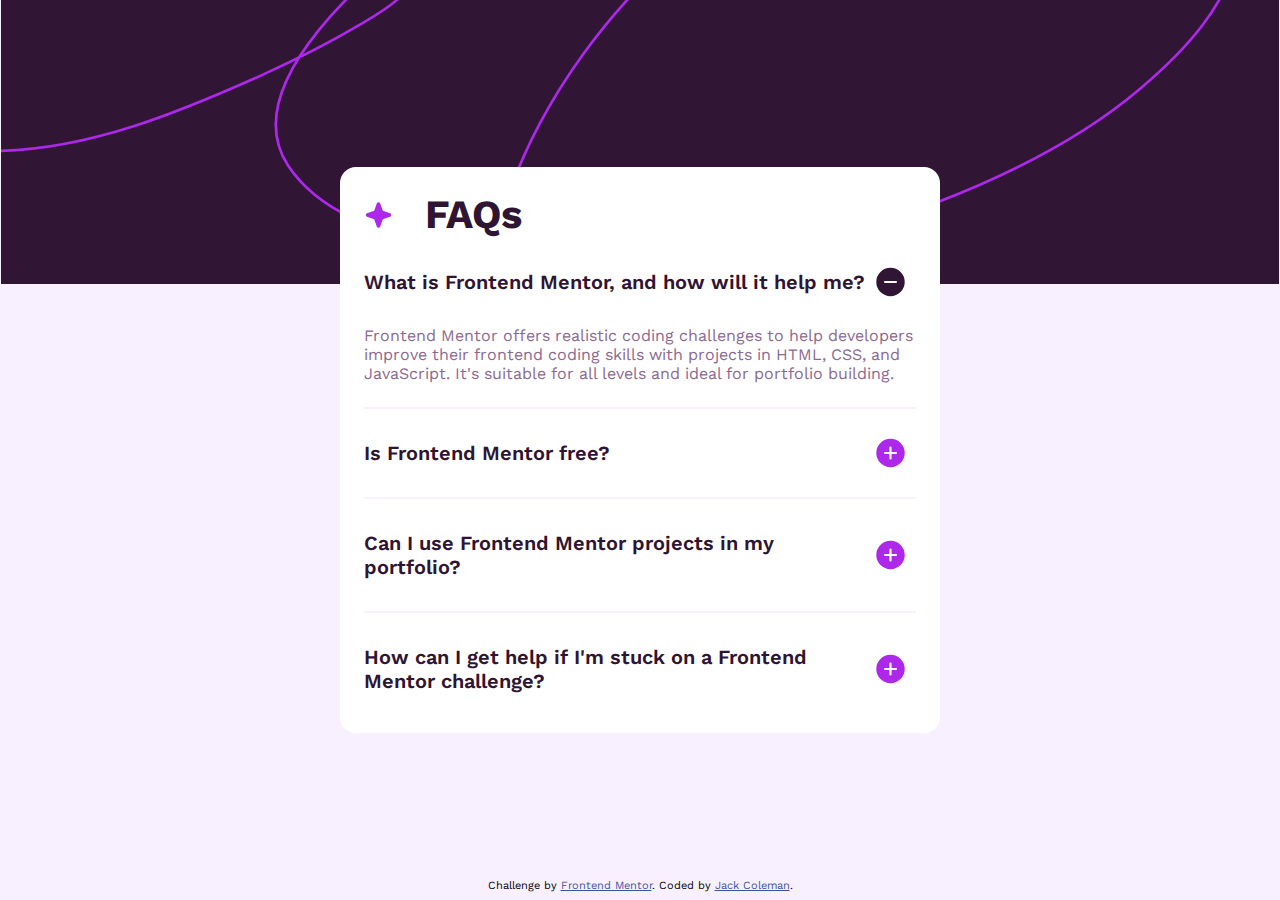
<file: faq-accordion-main/index.html>
<!DOCTYPE html>
<html lang="en">
<head>
  <meta charset="UTF-8">
  <meta name="viewport" content="width=device-width, initial-scale=1.0"> <!-- displays site properly based on user's device -->

  <link rel="icon" type="image/png" sizes="32x32" href="./assets/images/favicon-32x32.png">
  
  <title>Frontend Mentor | FAQ accordion</title>

  <!-- Feel free to remove these styles or customise in your own stylesheet 👍 -->
  <style>
    .attribution { font-size: 11px; text-align: center; }
    .attribution a { color: hsl(228, 45%, 44%); }
  </style>
  <link rel="stylesheet" href="styles.css">
  <script src="script.js" defer></script>
</head>
<body>

  <section id="faq-container">
    <header>
      <img src="./assets/images/icon-star.svg" alt="">
      <h2>FAQs</h2>
    </header>
    <ul>
      <li>
        <div class="question">
          <h3>What is Frontend Mentor, and how will it help me?</h3>
          <img src="./assets/images/icon-minus.svg" alt="click to expand" class="expand-btn">
        </div>
        <p class="">
          Frontend Mentor offers realistic coding challenges to help developers improve their
          frontend coding skills with projects in HTML, CSS, and JavaScript. It's suitable for
          all levels and ideal for portfolio building.
        </p>
      </li>
      <li>
        <div class="question">
          <h3>Is Frontend Mentor free?</h3>
          <img src="./assets/images/icon-plus.svg" alt="click to expand" class="expand-btn">
        </div>
        <p class="hidden">
          Yes, Frontend Mentor offers both free and premium coding challenges, with the free
          option providing access to a range of projects suitable for all skill levels.
        </p>
      </li>
      <li>
        <div class="question">
          <h3>Can I use Frontend Mentor projects in my portfolio?</h3>
          <img src="./assets/images/icon-plus.svg" alt="click to expand" class="expand-btn">
        </div>
        <p class="hidden">
          Yes, you can use projects completed on Frontend Mentor in your portfolio. It's an excellent
          way to showcase your skills to potential employers!
        </p>
      </li>
      <li>
        <div class="question">
          <h3>How can I get help if I'm stuck on a Frontend Mentor challenge?</h3>
          <img src="./assets/images/icon-plus.svg" alt="click to expand" class="expand-btn">
        </div>
    
        <p class="hidden">
          The best place to get help is inside Frontend Mentor's Discord community. There's a help
          channel where you can ask questions and seek support from other community members.
        </p>
      </li>
    </ul>
  </section>

  
  <div class="attribution">
    Challenge by <a href="https://www.frontendmentor.io?ref=challenge" target="_blank">Frontend Mentor</a>. 
    Coded by <a href="#">Jack Coleman</a>.
  </div>
</body>
</html>
</file>
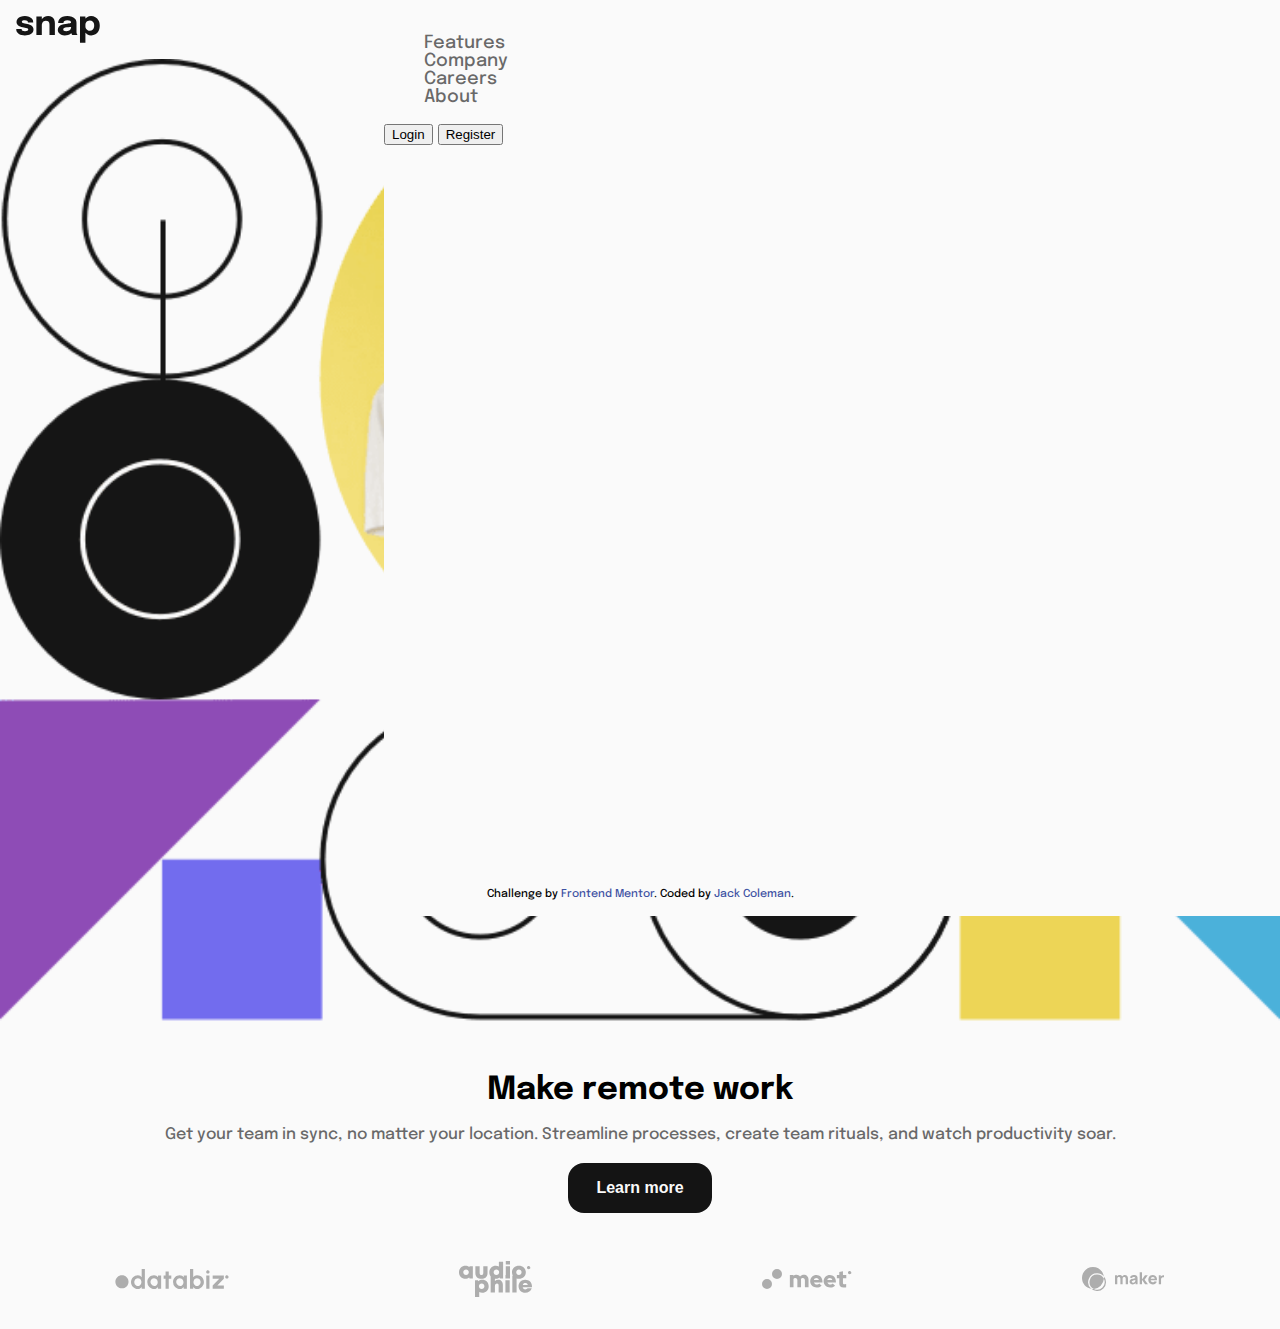
<file: intro-section/index.html>
<!DOCTYPE html>
<html lang="en">
<head>
  <meta charset="UTF-8">
  <meta name="viewport" content="width=device-width, initial-scale=1.0"> <!-- displays site properly based on user's device -->

  <link rel="icon" type="image/png" sizes="32x32" href="./images/favicon-32x32.png">
  
  <title>Frontend Mentor | Intro section with dropdown navigation</title>

  <!-- Feel free to remove these styles or customise in your own stylesheet 👍 -->
  <style>
    .attribution { font-size: 11px; text-align: center; }
    .attribution a { color: hsl(228, 45%, 44%); }
  </style>
  <link rel="preconnect" href="https://fonts.googleapis.com">
  <link rel="preconnect" href="https://fonts.gstatic.com" crossorigin>
  <link href="https://fonts.googleapis.com/css2?family=Epilogue:ital,wght@0,100..900;1,100..900&display=swap" rel="stylesheet">
  <link rel="stylesheet" href="style.css">
</head>
<body>

  <header>
    <img src="./images/logo.svg" alt="logo">
    <img src="./images/icon-menu.svg" alt="">
    <section class="nav">
      <ul class="nav-links">
        <li></li>
        <li><a href="#">Features</a></li>
        <li><a href="#">Company</a></li>
        <li><a href="#">Careers</a></li>
        <li><a href="#">About</a></li>
      
      </ul>
      <button>Login</button>
      <button>Register</button>
    </section>
  </header>

  <section id="hero">
    <img class="hero-img" src="./images/image-hero-mobile.png" alt="">
  </section>

  <section id="intro">
    <h3>Make remote work</h3>
    <p>
      Get your team in sync, no matter your location. Streamline processes,
      create team rituals, and watch productivity soar.
    </p>
    <button class="btn-dark">Learn more</button>
  </section>

  <section id="client">
    <img src="./images/client-databiz.svg" alt="">
    <img src="./images/client-audiophile.svg" alt="">
    <img src="./images/client-meet.svg" alt="">
    <img src="./images/client-maker.svg" alt="">    
  </section>
  
  <div class="attribution">
    Challenge by <a href="https://www.frontendmentor.io?ref=challenge" target="_blank">Frontend Mentor</a>. 
    Coded by <a href="#">Jack Coleman</a>.
  </div>
</body>
</html>
</file>
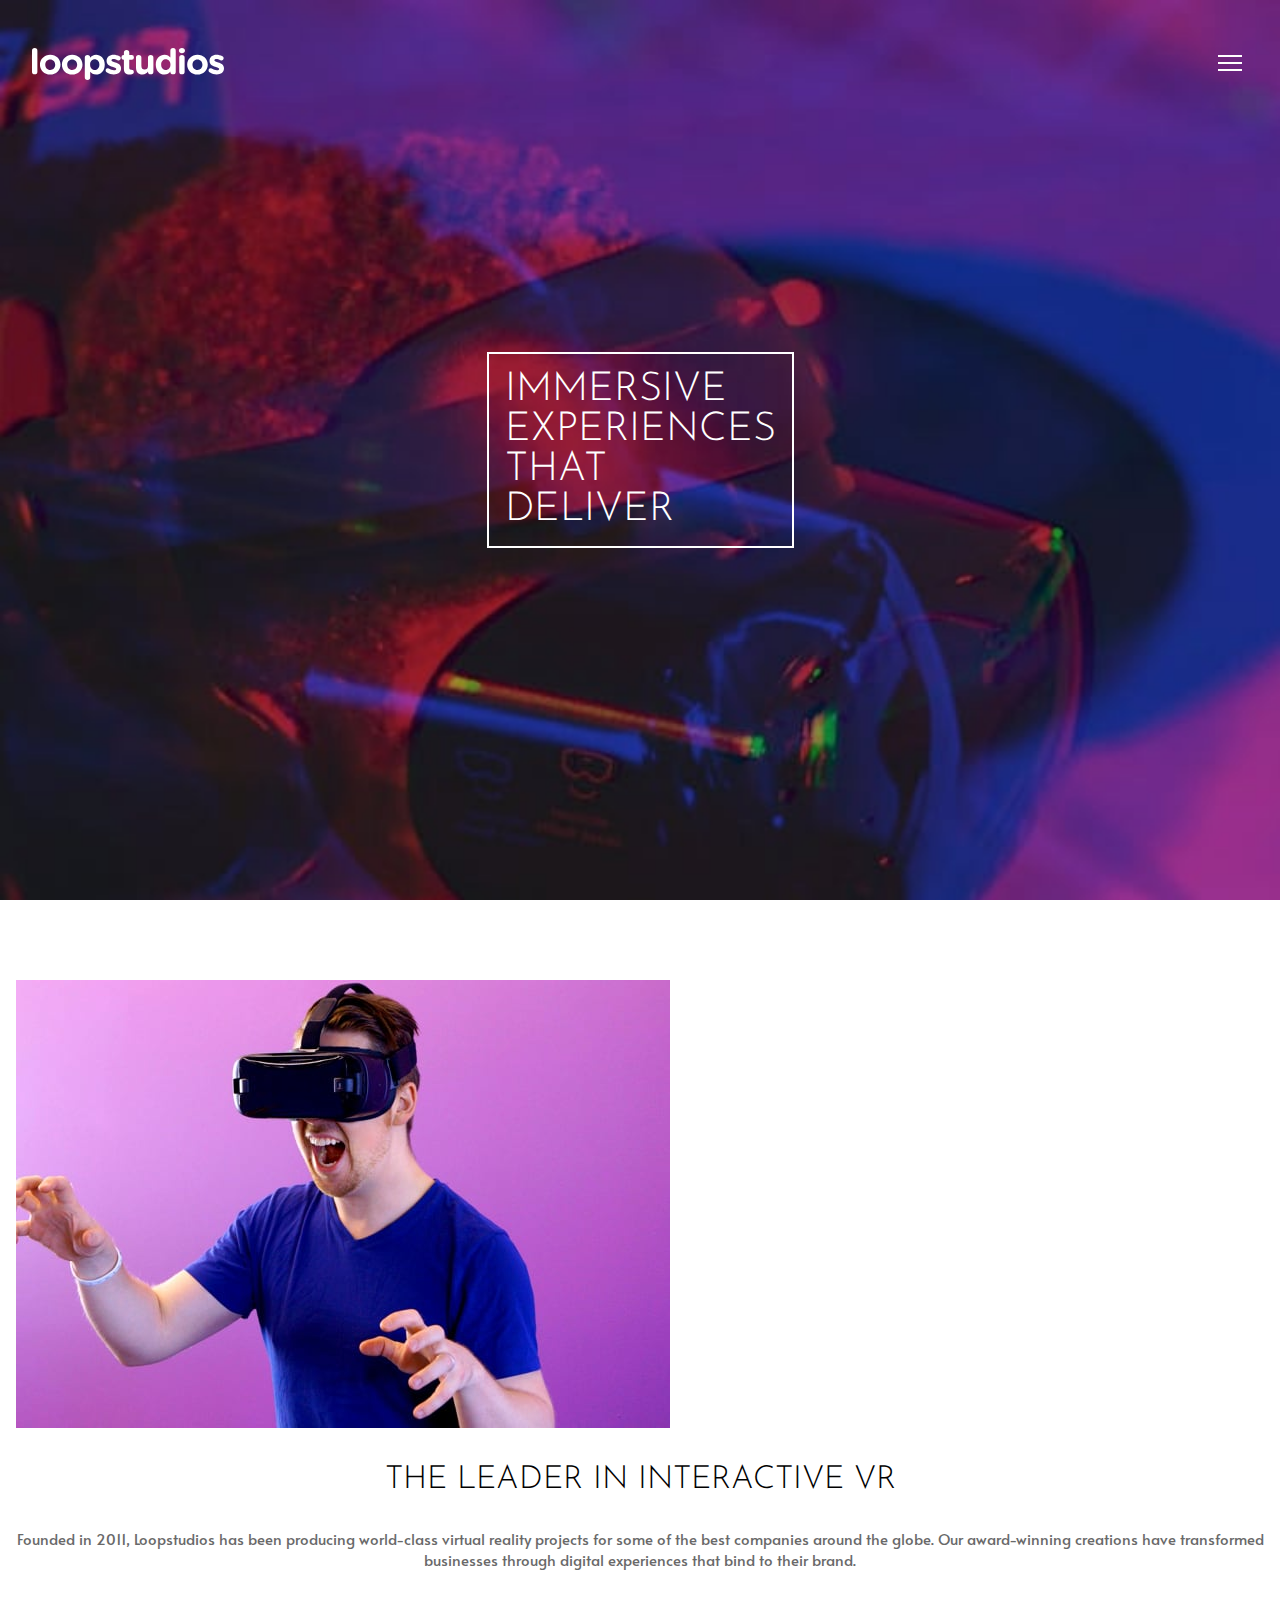
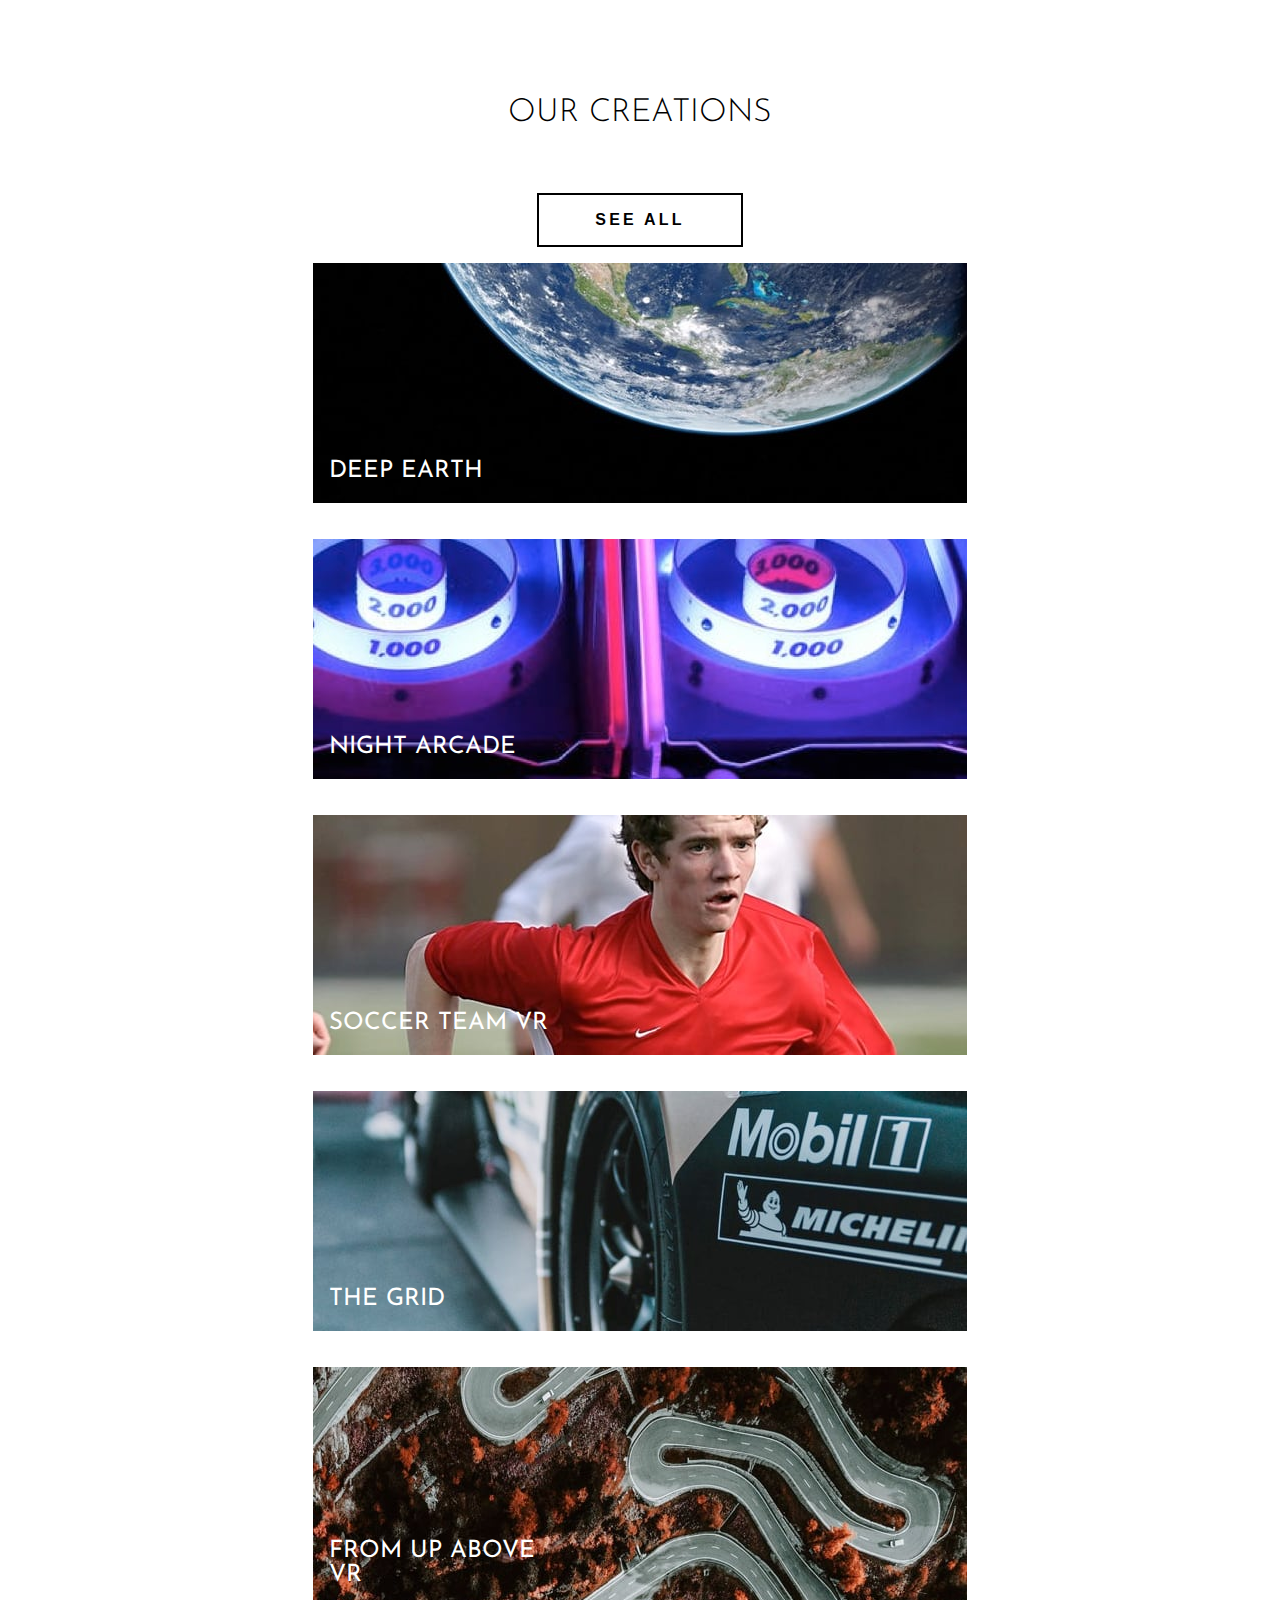
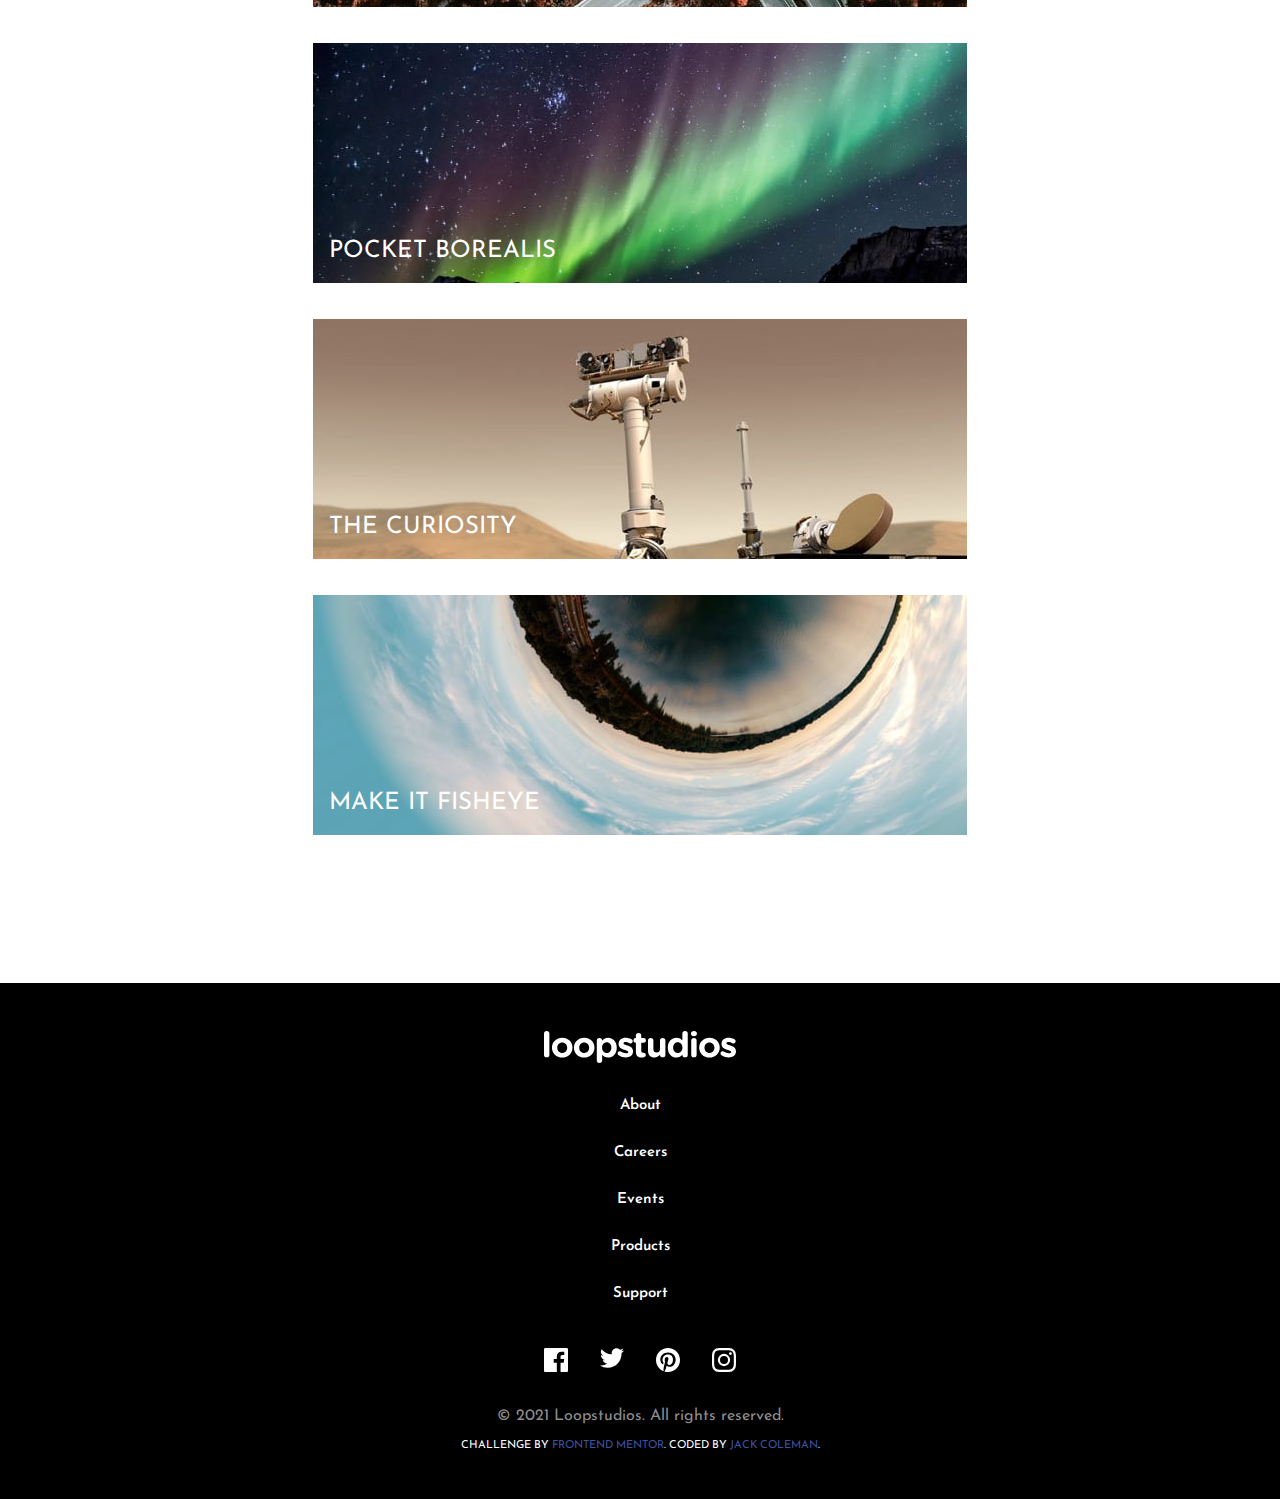
<file: loopstudios-landing-page/index.html>
<!DOCTYPE html>
<html lang="en">
<head>
  <meta charset="UTF-8">
  <meta name="viewport" content="width=device-width, initial-scale=1.0"> <!-- displays site properly based on user's device -->

  <link rel="icon" type="image/png" sizes="32x32" href="./images/favicon-32x32.png">
  
  <title>Frontend Mentor | Loopstudios landing page</title>

  <!-- Feel free to remove these styles or customise in your own stylesheet 👍 -->
  <style>
    .attribution { font-size: 11px; text-align: center; }
    .attribution a { color: hsl(228, 45%, 44%); }
  </style>
  <link rel="preconnect" href="https://fonts.googleapis.com">
  <link rel="preconnect" href="https://fonts.gstatic.com" crossorigin>
  <link href="https://fonts.googleapis.com/css2?family=Alata&family=Josefin+Sans:ital,wght@0,100..700;1,100..700&display=swap" rel="stylesheet">
  <link rel="stylesheet" href="style.css">
  <script src="script.js" defer></script>
</head>
<body>
  <header >
    <img src="./images/logo.svg" class="header-logo" alt="" srcset="">
    <button class="nav-toggle">
      <img src="./images/icon-hamburger.svg" alt="">
    </button>
    <nav class="hidden">
      <ul class="nav-links">
        <li class="nav-link"><a href="">About</a></li>
        <li class="nav-link"><a href="">Careers</a></li>
        <li class="nav-link"><a href="">Events</a></li>
        <li class="nav-link"><a href="">Products</a></li>
        <li class="nav-link"><a href="">Support</a></li>
      </ul>
    </nav>
  </header>

  <section class="hero">
    <h2 class="hero-text">Immersive<br>experiences<br>that<br>deliver</h2>
  </section>

  <section class="about">
    <img src="./images/mobile/image-interactive.jpg" alt="" srcset="">
    <h3>The leader in interactive VR</h3>
    <p class="about-text">
      Founded in 2011, Loopstudios has been producing world-class virtual reality
      projects for some of the best companies around the globe. Our award-winning
      creations have transformed businesses through digital experiences that bind
      to their brand.
    </p>
  </section>

  <section class="our-creations">
    <h3>Our creations</h3>
    <button class="see-all-creations desktop-only">See all</button>
    <div class="creation">
      <img src="./images/mobile/image-deep-earth.jpg" alt="" srcset="">
      <p class="creation-title">Deep earth</p>
    </div>
    <div class="creation">
      <img src="./images/mobile/image-night-arcade.jpg" alt="" srcset="">
      <p class="creation-title">Night arcade</p>
    </div>
    <div class="creation">
      <img src="./images/mobile/image-soccer-team.jpg" alt="" srcset="">
      <p class="creation-title">Soccer team VR</p>
    </div>
    <div class="creation">
      <img src="./images/mobile/image-grid.jpg" alt="" srcset="">
      <p class="creation-title">The grid</p>
    </div>
    <div class="creation">
      <img src="./images/mobile/image-from-above.jpg" alt="" srcset="">
      <p class="creation-title">From up above VR</p>
    </div>
    <div class="creation">
      <img src="./images/mobile/image-pocket-borealis.jpg" alt="" srcset="">
      <p class="creation-title">Pocket borealis</p>
    </div>
    <div class="creation">
      <img src="./images/mobile/image-curiosity.jpg" alt="" srcset="">
      <p class="creation-title">The curiosity</p>
    </div>
    <div class="creation">
      <img src="./images/mobile/image-fisheye.jpg" alt="" srcset="">
      <p class="creation-title">Make it fisheye</p>
    </div>
    <button class="see-all-creations mobile-only">See all</button>
  </section>

  <footer>
    <img src="./images/logo.svg" alt="">
    <ul class="nav-links">
      <li class="nav-link"><a href="">About</a></li>
      <li class="nav-link"><a href="">Careers</a></li>
      <li class="nav-link"><a href="">Events</a></li>
      <li class="nav-link"><a href="">Products</a></li>
      <li class="nav-link"><a href="">Support</a></li>
    </ul>
    <ul class="social-links">
      <li class="social-link"><a href=""><img src="./images/icon-facebook.svg" alt=""></a></li>
      <li class="social-link"><a href=""><img src="./images/icon-twitter.svg" alt=""></a></li>
      <li class="social-link"><a href=""><img src="./images/icon-pinterest.svg" alt=""></a></li>
      <li class="social-link"><a href=""><img src="./images/icon-instagram.svg" alt=""></a></li>
    </ul>
    <p>© 2021 Loopstudios. All rights reserved.</p>
    <div class="attribution">
      Challenge by <a href="https://www.frontendmentor.io?ref=challenge" target="_blank">Frontend Mentor</a>. 
      Coded by <a href="#">Jack Coleman</a>.
    </div>
  </footer>

  
</body>
</html>
</file>
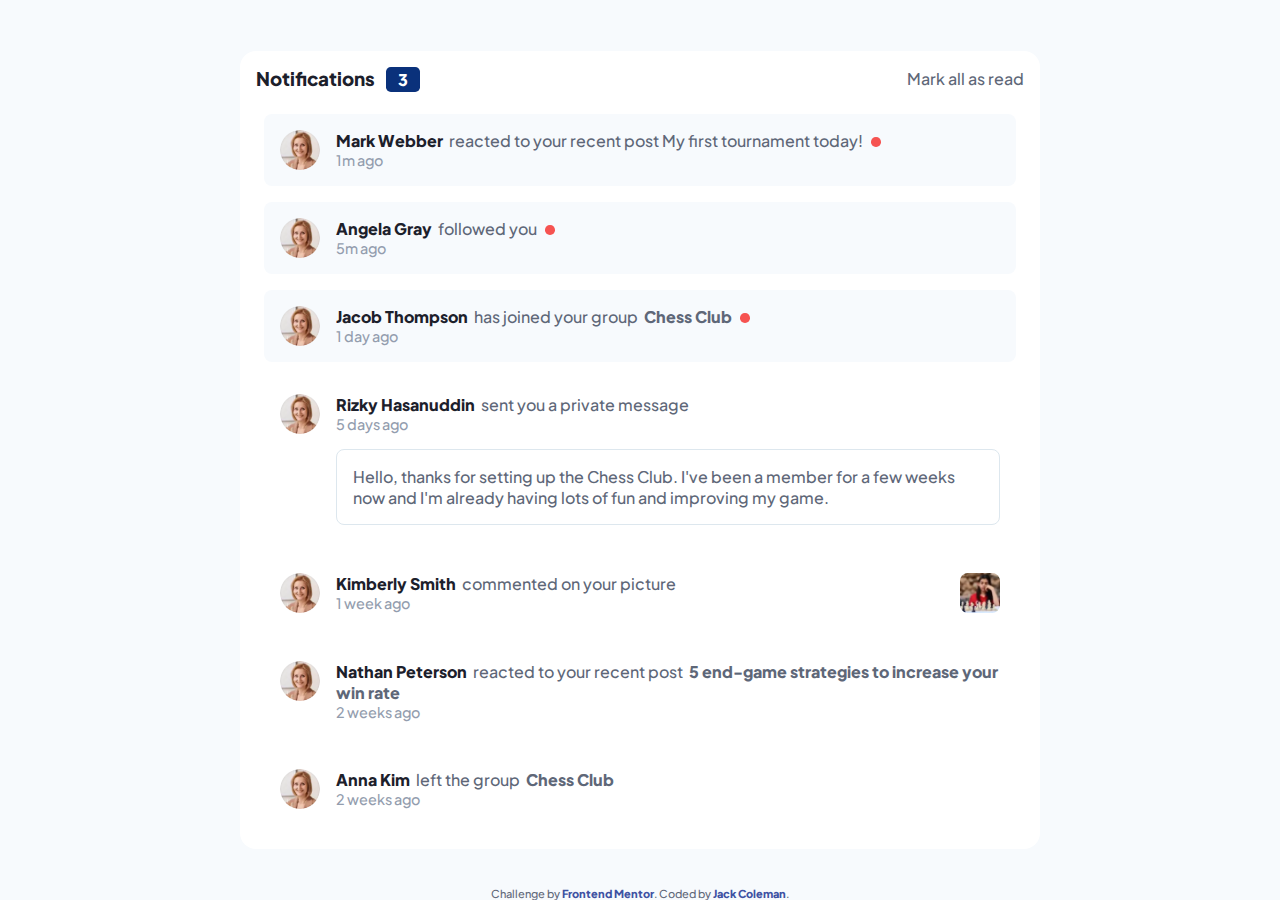
<file: notifications-page-main/index.html>
<!DOCTYPE html>
<html lang="en">
<head>
  <meta charset="UTF-8">
  <meta name="viewport" content="width=device-width, initial-scale=1.0"> <!-- displays site properly based on user's device -->

  <link rel="icon" type="image/png" sizes="32x32" href="./assets/images/favicon-32x32.png">
  
  <title>Frontend Mentor | Notifications page</title>

  <!-- Feel free to remove these styles or customise in your own stylesheet 👍 -->
  <style>
    .attribution { font-size: 11px; text-align: center; }
    .attribution a { color: hsl(228, 45%, 44%); }
  </style>
  <link rel="preconnect" href="https://fonts.googleapis.com">
  <link rel="preconnect" href="https://fonts.gstatic.com" crossorigin>
  <link href="https://fonts.googleapis.com/css2?family=Plus+Jakarta+Sans:ital,wght@0,200..800;1,200..800&display=swap" rel="stylesheet">
  <link rel="stylesheet" href="style.css">
  <script src="scripts.js" defer></script>
</head>
<body>

  <section class="notification-container">
    <div class="header">
      <h3>Notifications <span class="notification-counter"></span></h3>
      <button class="mark-all">Mark all as read</button>
    </div>
    <div class="post unread">
      <img src="./assets/images/avatar-angela-gray.webp" alt="" class="profile-picture">
      <div class="post-content">
        <p class="post-text"><a class="user-name">Mark Webber</a> reacted to your recent post My first tournament today!</p>
        <p class="time">1m ago</p>
      </div>
    </div>
    <div class="post unread">
      <img src="./assets/images/avatar-angela-gray.webp" alt="" class="profile-picture">
      <div class="post-content">
        <p class="post-text"><a class="user-name">Angela Gray</a> followed you</p>
        <p class="time">5m ago</p>
      </div>
    </div>
    <div class="post unread">
      <img src="./assets/images/avatar-angela-gray.webp" alt="" class="profile-picture">
      <div class="post-content">
        <p class="post-text"><a class="user-name">Jacob Thompson</a> has joined your group <a href="" class="page-link">Chess Club</a></p>
        <p class="time">1 day ago</p>
      </div>
    </div>
    <div class="post">
      <img src="./assets/images/avatar-angela-gray.webp" alt="" class="profile-picture">
      <div class="post-content">
        <p class="post-text"><a class="user-name">Rizky Hasanuddin</a> sent you a private message</p>
        <p class="time">5 days ago</p>
        <p class="private-message">
          Hello, thanks for setting up the Chess Club. I've been a member for a few weeks now and
          I'm already having lots of fun and improving my game.
        </p>
      </div>
    </div>
    <div class="post">
      <img src="./assets/images/avatar-angela-gray.webp" alt="" class="profile-picture">
      <div class="post-content">
        <p class="post-text"><a class="user-name">Kimberly Smith</a> commented on your picture</p>
        <p class="time">1 week ago</p>
      </div>
      <img src="./assets/images/image-chess.webp" alt="" class="preview-picture">
    </div>
    <div class="post">
      <img src="./assets/images/avatar-angela-gray.webp" alt="" class="profile-picture">
      <div class="post-content">
        <p class="post-text"><a class="user-name">Nathan Peterson</a> reacted to your recent post <a href="" class="page-link">5 end-game strategies to increase your win rate</a></p>
        <p class="time">2 weeks ago</p>
      </div>
    </div>
    <div class="post">
      <img src="./assets/images/avatar-angela-gray.webp" alt="" class="profile-picture">
      <div class="post-content">
        <p class="post-text"><a class="user-name">Anna Kim</a> left the group <a class="page-link" href="">Chess Club</a></p>
        <p class="time">2 weeks ago</p>
      </div>
    </div>
  </section>
  
  <div class="attribution">
    Challenge by <a href="https://www.frontendmentor.io?ref=challenge" target="_blank">Frontend Mentor</a>. 
    Coded by <a href="#">Jack Coleman</a>.
  </div>
</body>
</html>
</file>
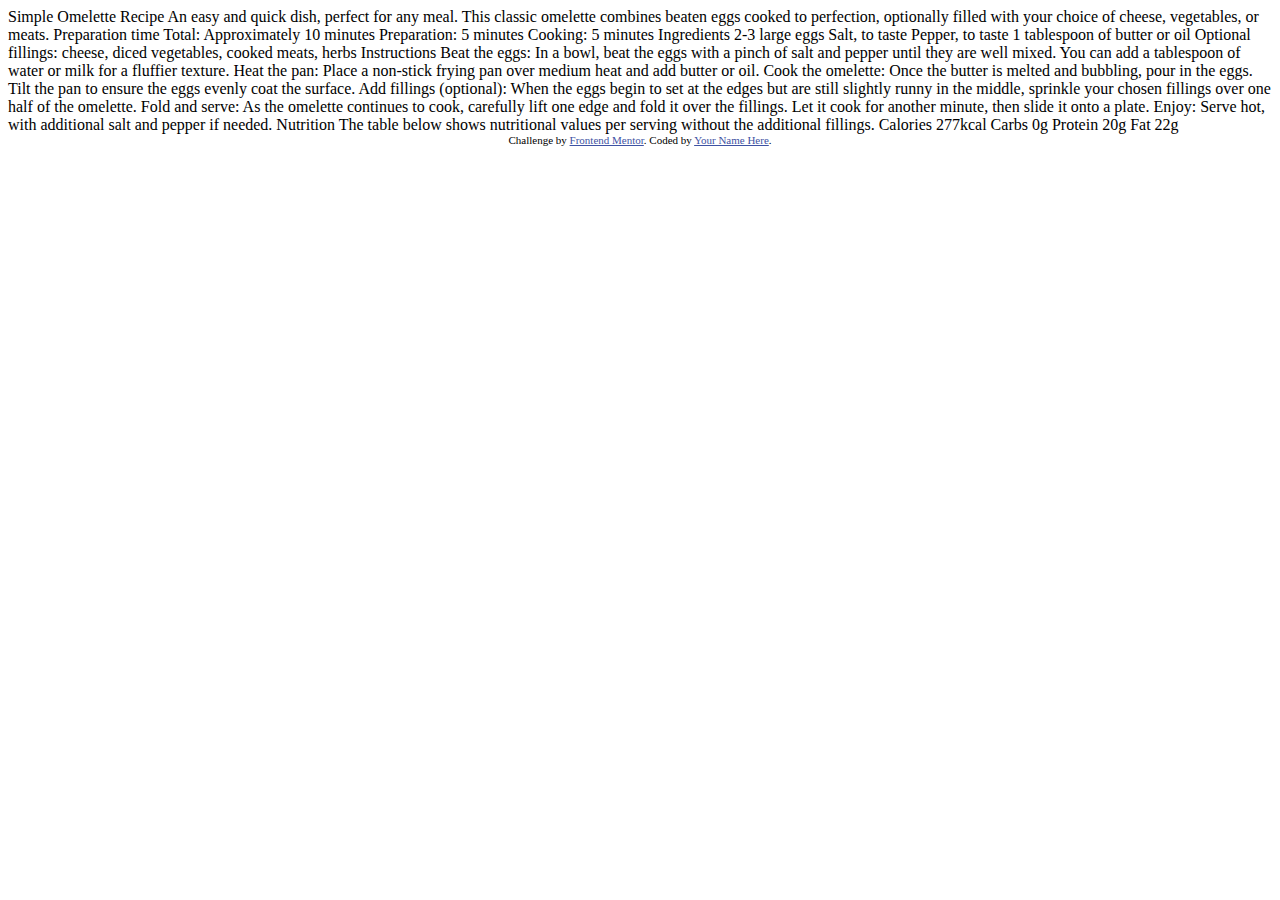
<file: recipe-page-main/index.html>
<!DOCTYPE html>
<html lang="en">
<head>
  <meta charset="UTF-8">
  <meta name="viewport" content="width=device-width, initial-scale=1.0"> <!-- displays site properly based on user's device -->

  <link rel="icon" type="image/png" sizes="32x32" href="./assets/images/favicon-32x32.png">
  
  <title>Frontend Mentor | Recipe page</title>

  <!-- Feel free to remove these styles or customise in your own stylesheet 👍 -->
  <style>
    .attribution { font-size: 11px; text-align: center; }
    .attribution a { color: hsl(228, 45%, 44%); }
  </style>
</head>
<body>

  Simple Omelette Recipe

  An easy and quick dish, perfect for any meal. This classic omelette combines beaten eggs cooked 
  to perfection, optionally filled with your choice of cheese, vegetables, or meats.

  Preparation time

  Total: Approximately 10 minutes
  Preparation: 5 minutes
  Cooking: 5 minutes

  Ingredients

  2-3 large eggs
  Salt, to taste
  Pepper, to taste
  1 tablespoon of butter or oil
  Optional fillings: cheese, diced vegetables, cooked meats, herbs

  Instructions

  Beat the eggs: In a bowl, beat the eggs with a pinch of salt and pepper until they are well mixed. 
  You can add a tablespoon of water or milk for a fluffier texture.

  Heat the pan: Place a non-stick frying pan over medium heat and add butter or oil.

  Cook the omelette: Once the butter is melted and bubbling, pour in the eggs. Tilt the pan to ensure 
  the eggs evenly coat the surface.

  Add fillings (optional): When the eggs begin to set at the edges but are still slightly runny in the 
  middle, sprinkle your chosen fillings over one half of the omelette.

  Fold and serve: As the omelette continues to cook, carefully lift one edge and fold it over the 
  fillings. Let it cook for another minute, then slide it onto a plate.

  Enjoy: Serve hot, with additional salt and pepper if needed.

  Nutrition

  The table below shows nutritional values per serving without the additional fillings.

  Calories
  277kcal

  Carbs
  0g

  Protein
  20g

  Fat
  22g
  
  <div class="attribution">
    Challenge by <a href="https://www.frontendmentor.io?ref=challenge" target="_blank">Frontend Mentor</a>. 
    Coded by <a href="#">Your Name Here</a>.
  </div>
</body>
</html>
</file>
<file: faq-accordion-main/styles.css>
@font-face {
    font-family: 'WorkSans';
    src: url('./assets/fonts/WorkSans-VariableFont_wght.ttf');
}

@media (min-width: 768px) {
    body {
        background-image: url('./assets/images/background-pattern-desktop.svg');
    }
}

@media (max-width: 767px) {
    body {
        background-image: url('./assets/images/background-pattern-mobile.svg');
    }
}

*, *::before, *::after {
    margin: 0;
    padding: 0;
    box-sizing: border-box;
}

:root {
    font-family: WorkSans, sans-serif;
    --clr-white: hsl(0, 0%, 100%);
    --clr-pink: hsl(275, 100%, 97%);
    --clr-grayish-purple: hsl(292, 16%, 49%);
    --clr-dark-purple: hsl(292, 42%, 14%);
    
}

body {
    background-color: var(--clr-pink);
    background-position: top;
    background-repeat: no-repeat;
    background-size: contain;
    display: flex;
    flex-direction: column;
    justify-content: center;
    align-items: center;
    height: 100vh;
    padding: 1.5rem;
    font-size: 16px;
}

#faq-container {
    background-color: var(--clr-white);
    color: var(--clr-dark-purple);
    margin: auto;
    padding: 1.5rem;
    border-radius: 1rem;
    max-width: 600px;
    
}

header {
    display: flex;
    flex-direction: row;
    align-items: center;
    
}

img {
    height: 30px;
    width: auto;
    margin-right: 2rem;
    
}

h2 {
    font-weight: 700;
    font-size: 2.5rem;
    
}

ul {
    list-style-type: none;
}

li {
    padding-top: 0;
    padding-bottom: 0;
}

li:not(:last-child) {
    border-bottom: 2px solid var(--clr-pink);

}

li:last-child p, li:last-child div.question {
    padding-bottom: 0;
}

div.question {
    display: flex;
    justify-content: space-between;
    align-items: center;
    cursor: pointer;
    padding: 1rem 0;

}

.question img {
    height: 2.25rem;
    margin: 0.5rem

}

h3 {
    font-weight:600;
    font-size: 1.25rem;
    margin:1rem 0rem;
}

p {
    color: var(--clr-grayish-purple);
    font-weight: 400;
    padding-bottom: 1.5rem;
    
}

p.hidden {
    display: none;
}

.attribution {
    position: absolute;
    bottom: 0.5rem;
    left: 50%;
    transform: translateX(-50%);
    text-align: center;
}
</file>
<file: intro-section/style.css>
:root {
    --almost-white: hsl(0, 0%, 98%);
    --medium-gray: hsl(0, 0%, 41%);
    --almost-black: hsl(0, 0%, 8%);
    
}

body {
    box-sizing: border-box;
    margin: 0;
    padding: 0;
    font-size: 18px;
    font-weight: 500;
    font-family: "Epilogue", sans-serif;
    min-width: 375px;
    background-color: var(--almost-white);
    
}

section {
    margin-bottom: 2rem;
}

/* HEADER SECTION */

header {
    display: flex;
    justify-content: space-between;
    padding: 1rem;
}

.nav{
    
    position: absolute;
    right: 0;
    background-color: var(--almost-white);
    height: 100%;
    width: 70%;
}

ul {
    display: flex;
    flex-direction: column;  
}

li {
    list-style-type: none;
}

a {
    text-decoration: none;
    color: var(--medium-gray);
    weight: 700; 
}

/* HERO SECTION */
.hero-img {
    width: 100vw;
    min-width: 375px;
    
}

/* INTRO SECTION */
#intro {
    display: flex;
    flex-direction: column;
    align-items: center;
    padding: 1rem;
}

#intro h3 {
    font-size: 2rem;
    font-weight: 700;
    margin: 0;
    text-align: center;
}

#intro p {
    color: var(--medium-gray);
    text-align: center;
    line-height: 1.5;
    font-size: 16px;
}

.btn-dark {
    background-color: var(--almost-black);
    color: var(--almost-white);
    padding: 1rem 1.75rem;
    border: none;
    border-radius: 5px;
    cursor: pointer;
    font-weight: 700;
    font-size: 1rem;
    border-radius: 1rem;
}

/* CLIENT SECTION */
#client {
    display: flex;
    justify-content: space-around;
}

#client img {
    height: auto;
    object-fit: contain;
}

/* ATTRIBUTION SECTION */

.attribution {
    position: absolute;
    bottom: 0;
    left: 50%;
    transform: translateX(-50%);
}
</file>
<file: loopstudios-landing-page/style.css>
:root {
    --clr-white: hsl(0, 0%, 100%);
    --clr-black: hsl(0, 0%, 0%);
    --clr-dark-gray: hsl(0, 0%, 55%);
    --clr-very-dark-gray: hsl(0, 0%, 41%);
    box-sizing: border-box;

}

body {  
    font-family: 'Josefin Sans', sans-serif;
    font-size: 15px;
    margin: 0;
    padding: 0;
    text-transform: uppercase;
}

.hidden {
    display: none;
}

/* HEADER */
header {
    color: var(--clr-white);
    display: flex;
    justify-content: space-between;
    position: absolute;
    width: 100%;
    padding: 3rem 2rem;
    box-sizing: border-box;
}

.header-logo {
    height: 2rem;
    width: auto;
}


.nav-toggle {
    background: transparent;
    border: none;
    cursor: pointer;
}

.nav-links {
    padding: 0;
}

.nav-link {
    list-style: none;
    text-transform: none;
    font-weight: 600;
    padding: 1rem;
}

a {
    color: var(--clr-white);
    text-decoration: none;
}

/* HERO */
.hero {
    background-image: url('./images/mobile/image-hero.jpg');
    background-size: cover;
    height: 100vh;
    display: flex;
    flex-direction: column;
    justify-content: center;
    align-items: center;
    text-align: left;
}

.hero-text {
    color: var(--clr-white);
    border: 2px solid var(--clr-white);
    padding: 1rem;
    font-size: 2.5rem;
    font-weight: 300;
}

/* ABOUT SECTION */

section.about {
    padding: 5rem 1rem;
    
}

h3 {
    font-size: 2rem;
    font-weight: 300;
    text-align: center;
}

.about-text {
    font-family: 'Alata', sans-serif;
    font-weight: 400;
    text-transform: none;
    color: var(--clr-very-dark-gray);
    text-align: center;
}

img {
    max-width: 100%;
}

/* OUR CREATIONS SECTION */

.our-creations {
    display: flex;
    flex-direction: column;
    align-items: center;
}

.creation {
    position: relative;
    max-width: 90%;
    margin: 1rem auto;
}

.creation-title {
    position: absolute;
    color: var(--clr-white);
    bottom: 0;
    max-width: 35%;
    font-size: 1.5rem;
    left: 1rem;
}

button.see-all-creations {
    background: var(--clr-white);
    border: 2px solid var(--clr-black);
    color: var(--clr-black);
    cursor: pointer;
    font-size: 1rem;
    padding: 1rem 3.5rem;
    text-transform: uppercase;
    width: fit-content;
    font-weight: 600;
    letter-spacing: .2rem;
    margin-top: 2rem;


}

/* FOOTER */

footer {
    background: var(--clr-black);
    color: var(--clr-white);
    padding: 3rem 1rem;
    text-align: center;
    margin-top: 8rem;
}

.social-links {
    list-style: none;
    display: flex;
    justify-content: center;
    padding: 0;
    
}

.social-link {
    padding: 1rem;
}

footer p {
    color: var(--clr-dark-gray);
    text-transform: none;
    font-size: 1rem;
}


/* MEDIA QUERIES */

@media (max-width: 600px) {
    .desktop-only {
        display: none;
    }

    header img, header button {
        z-index: 3;
    }

    nav {
        width: 100vw;
        height: 100vh;
        top: 0;
        left: 0;
        position: absolute;
        background-color: black;
        z-index: 1;
        
    }

    header .nav-links {
        position: absolute;
        top: 50%;
        left: 1.5rem;
        transform: translateY(-50%);
    }

    header .nav-links a {
        text-transform: uppercase;
        font-weight: 300;
        font-size: 2rem;
        margin: 0 auto;
    }
}

@media (min-width: 601px) {
    .mobile-only {
        display: none;
    }
}
</file>
<file: notifications-page-main/style.css>
*, *::after, *::before {
    margin: 0;
    padding: 0;
    box-sizing: border-box;
}

:root {
    --clr-white: hsl(0, 0%, 100%);
    --clr-very-light-grayish-blue: hsl(210, 60%, 98%);
    --clr-light-grayish-blue-1: hsl(211, 68%, 94%);
    --clr-light-grayish-blue-2: hsl(205, 33%, 90%);
    --clr-grayish-blue: hsl(219, 14%, 63%);
    --clr-dark-grayish-blue: hsl(219, 12%, 42%);
    --clr-very-dark-blue: hsl(224, 21%, 14%);
    --clr-red: hsl(1, 90%, 64%);
    --clr-blue: hsl(219, 85%, 26%);

}

body {
    font-size: 16px;
    font-family: "Plus Jakarta Sans", sans-serif;
    font-weight: 500;
    background-color: var(--clr-very-light-grayish-blue);
    color: var(--clr-dark-grayish-blue);

}

button {
    border: none;
    background-color: inherit;
}

.notification-container {
    border-radius: 1rem;
    background-color: var(--clr-white);
    display: flex;
    flex-direction: column;
    padding: 1rem;
    
}

.notification-counter {
    background-color: var(--clr-blue);
    color: var(--clr-white);
    padding: 0.1rem 0.75rem;
    border-radius: 0.3rem;
    font-weight: 800;
    font-size: 1rem;
    margin-left: 0.5rem;
}

.header {
    display: flex;
    justify-content: space-between;
    margin-bottom: 1rem;
}

h3 {
    font-weight: 800;
    color: var(--clr-very-dark-blue);
}

button {
    cursor: pointer;
    color: inherit;
    font-size: 1rem;
    font: inherit;
}

.mark-all:hover {
    color: var(--clr-blue);
}   

.post {
    padding: 1rem;
    margin: 0.5rem;
    border-radius: 0.5rem;
    display: flex;
    position: relative;
}

.post-content {
    margin-left: 0.5rem;
}

.unread {
    background-color: var(--clr-very-light-grayish-blue);
}

.unread p.post-text::after {
    content: '';
    height: 0.6rem;
    width: 0.6rem;
    border-radius: 50%;
    background-color: var(--clr-red);
    margin-left: 0.5rem;
    display: inline-block;
    
}

a {
    color: var(--clr-dark-grayish-blue);
    font-weight: 800;
    text-decoration: none;
    cursor: pointer;
}

a.user-name {
    font-weight: 800;
    color: var(--clr-very-dark-blue);
    margin-right: 0.2rem;
}

a.page-link {
    margin-left: 0.2rem;
}

a:hover {
    color:var(--clr-blue)
}

p.time {
    color: var(--clr-grayish-blue);
    font-size: 0.9rem;
}

.private-message {
    border: 1px solid var(--clr-light-grayish-blue-2);
    border-radius: 0.5rem;
    padding: 1rem;
    margin-top: 1rem;
}

.private-message:hover {
    background-color: var(--clr-light-grayish-blue-1);
    cursor: pointer;
}

img.profile-picture {
    border-radius: 50%;
    width: 2.5rem;
    height: 2.5rem;
    margin-right: 0.5rem;
}

img.preview-picture {
    height: 2.5rem;
    width: 2.5rem;
    border-radius: 0.5rem;
    position: absolute;
    right: 1rem;
}

/* ATTRIBUTION */

.attribution {
    position: absolute;
    bottom: 0;
}

/* MEDIA QUERIES */
@media screen and (min-width: 768px) {
    body {
        display: flex;
        justify-content: center;
        align-items: center;
        height: 100vh;

    }
    .notification-container {
        width: min(80%, 800px);
    }
}
</file>
